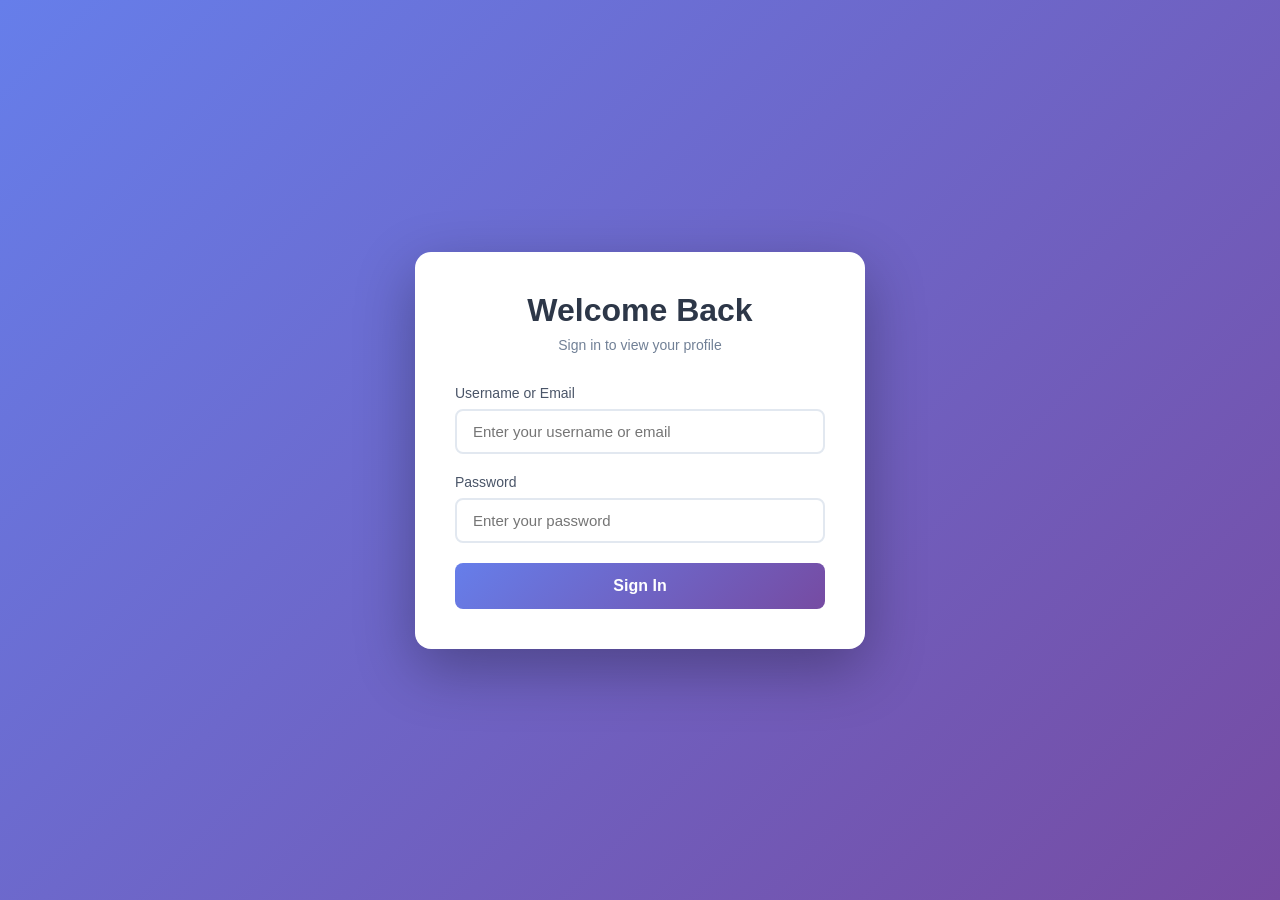
<file: index.html>
<!DOCTYPE html>
<html lang="en">
<head>
    <meta charset="UTF-8">
    <meta name="viewport" content="width=device-width, initial-scale=1.0">
    <title>My Profile - GraphQL</title>
    <link rel="stylesheet" href="css/profile.css">
</head>
<body>
    <div class="profile-container">
        <header class="profile-header">
            <div class="header-content">
                <h1>My Profile</h1>
                <button id="logoutBtn" class="btn-logout">Logout</button>
            </div>
        </header>
        
        <main class="profile-main">
            <section class="card user-info">
                <h2>User Information</h2>
                <div class="info-grid">
                    <div class="info-item">
                        <span class="label">ID:</span>
                        <span class="value" id="userId">Loading...</span>
                    </div>
                    <div class="info-item">
                        <span class="label">Login:</span>
                        <span class="value" id="userLogin">Loading...</span>
                    </div>
                    <div class="info-item">
                        <span class="label">Email:</span>
                        <span class="value" id="userEmail">Loading...</span>
                    </div>
                </div>
            </section>
            
            <section class="card xp-section">
                <h2>Experience Points</h2>
                <div class="xp-total">
                    <span class="xp-label">Total XP:</span>
                    <span class="xp-value" id="totalXp">0</span>
                </div>
                <div class="xp-details" id="xpDetails">
                </div>
            </section>
            
            <section class="card audit-section">
                <h2>Audit Information</h2>
                <div class="audit-grid">
                    <div class="audit-item">
                        <span class="label">Audits Done:</span>
                        <span class="value" id="auditsDone">0</span>
                    </div>
                    <div class="audit-item">
                        <span class="label">Audits Received:</span>
                        <span class="value" id="auditsReceived">0</span>
                    </div>
                    <div class="audit-item">
                        <span class="label">Audit Ratio:</span>
                        <span class="value" id="auditRatio">0.0</span>
                    </div>
                </div>
            </section>
            
            <section class="card stats-section">
                <h2>Statistics & Graphs</h2>
                
                <div class="chart-container">
                    <h3>XP Progress Over Time</h3>
                    <svg id="xpChart" width="100%" height="300" viewBox="0 0 800 300">
                    </svg>
                </div>
                
                <div class="chart-container">
                    <h3>Top Projects by XP</h3>
                    <svg id="projectChart" width="100%" height="300" viewBox="0 0 800 300">
                    </svg>
                </div>
                
                <div class="chart-container">
                    <h3>Project Success Rate</h3>
                    <svg id="successChart" width="100%" height="300" viewBox="0 0 400 300">
                    </svg>
                </div>
            </section>
        </main>
    </div>
    
    <script src="js/graphql.js"></script>
    <script src="js/charts.js"></script>
    <script src="js/profile.js"></script>
</body>
</html>
</file>
<file: css/profile.css>
* {
    margin: 0;
    padding: 0;
    box-sizing: border-box;
}

body {
    font-family: -apple-system, BlinkMacSystemFont, 'Segoe UI', Roboto, Oxygen, Ubuntu, Cantarell, sans-serif;
    background: #f7fafc;
    color: #2d3748;
    line-height: 1.6;
}

.profile-container {
    min-height: 100vh;
}

.profile-header {
    background: linear-gradient(135deg, #667eea 0%, #764ba2 100%);
    color: white;
    padding: 24px 0;
    box-shadow: 0 4px 6px rgba(0, 0, 0, 0.1);
}

.header-content {
    max-width: 1200px;
    margin: 0 auto;
    padding: 0 24px;
    display: flex;
    justify-content: space-between;
    align-items: center;
}

.profile-header h1 {
    font-size: 28px;
    font-weight: 700;
}

.btn-logout {
    padding: 10px 24px;
    background: rgba(255, 255, 255, 0.2);
    border: 2px solid white;
    color: white;
    border-radius: 8px;
    font-size: 14px;
    font-weight: 600;
    cursor: pointer;
    transition: all 0.3s ease;
}

.btn-logout:hover {
    background: white;
    color: #667eea;
}

.profile-main {
    max-width: 1200px;
    margin: 0 auto;
    padding: 32px 24px;
}

.card {
    background: white;
    border-radius: 12px;
    padding: 24px;
    margin-bottom: 24px;
    box-shadow: 0 2px 8px rgba(0, 0, 0, 0.05);
    transition: transform 0.2s ease, box-shadow 0.2s ease;
}

.card:hover {
    transform: translateY(-2px);
    box-shadow: 0 8px 16px rgba(0, 0, 0, 0.1);
}

.card h2 {
    font-size: 22px;
    margin-bottom: 20px;
    color: #2d3748;
    border-bottom: 3px solid #667eea;
    padding-bottom: 8px;
}

.card h3 {
    font-size: 18px;
    margin-bottom: 16px;
    color: #4a5568;
}

.info-grid {
    display: grid;
    grid-template-columns: repeat(auto-fit, minmax(200px, 1fr));
    gap: 16px;
}

.info-item {
    display: flex;
    flex-direction: column;
    padding: 12px;
    background: #f7fafc;
    border-radius: 8px;
}

.info-item .label {
    font-size: 12px;
    color: #718096;
    font-weight: 600;
    text-transform: uppercase;
    margin-bottom: 4px;
}

.info-item .value {
    font-size: 18px;
    color: #2d3748;
    font-weight: 600;
}

.xp-total {
    background: linear-gradient(135deg, #667eea 0%, #764ba2 100%);
    color: white;
    padding: 24px;
    border-radius: 12px;
    text-align: center;
    margin-bottom: 20px;
}

.xp-label {
    font-size: 14px;
    opacity: 0.9;
    display: block;
    margin-bottom: 8px;
}

.xp-value {
    font-size: 48px;
    font-weight: 700;
}

.xp-details {
    display: grid;
    grid-template-columns: repeat(auto-fill, minmax(250px, 1fr));
    gap: 12px;
}

.xp-item {
    padding: 12px;
    background: #f7fafc;
    border-radius: 8px;
    border-left: 4px solid #667eea;
}

.xp-item-name {
    font-size: 14px;
    color: #4a5568;
    margin-bottom: 4px;
}

.xp-item-amount {
    font-size: 20px;
    font-weight: 700;
    color: #667eea;
}

.audit-grid {
    display: grid;
    grid-template-columns: repeat(auto-fit, minmax(200px, 1fr));
    gap: 16px;
}

.audit-item {
    display: flex;
    flex-direction: column;
    padding: 16px;
    background: #f7fafc;
    border-radius: 8px;
    text-align: center;
}

.audit-item .label {
    font-size: 12px;
    color: #718096;
    font-weight: 600;
    text-transform: uppercase;
    margin-bottom: 8px;
}

.audit-item .value {
    font-size: 28px;
    color: #667eea;
    font-weight: 700;
}

.stats-section {
    background: white;
}

.chart-container {
    margin-bottom: 32px;
    padding: 20px;
    background: #f7fafc;
    border-radius: 8px;
}

.chart-container:last-child {
    margin-bottom: 0;
}

svg {
    overflow: visible;
}

.chart-axis {
    stroke: #cbd5e0;
    stroke-width: 2;
}

.chart-axis-text {
    fill: #718096;
    font-size: 12px;
    font-family: inherit;
}

.chart-line {
    fill: none;
    stroke: #667eea;
    stroke-width: 3;
    stroke-linecap: round;
    stroke-linejoin: round;
}

.chart-area {
    fill: url(#gradient);
    opacity: 0.3;
}

.chart-point {
    fill: #667eea;
    stroke: white;
    stroke-width: 2;
    cursor: pointer;
    transition: r 0.2s ease;
}

.chart-point:hover {
    r: 8;
}

.chart-bar {
    fill: #667eea;
    transition: opacity 0.2s ease;
}

.chart-bar:hover {
    opacity: 0.8;
}

.chart-label {
    fill: #2d3748;
    font-size: 12px;
    font-family: inherit;
}

.pie-slice {
    transition: transform 0.2s ease;
    transform-origin: center;
    cursor: pointer;
}

.pie-slice:hover {
    transform: scale(1.05);
}

.pie-label {
    fill: white;
    font-size: 14px;
    font-weight: 600;
    font-family: inherit;
    pointer-events: none;
}

@media (max-width: 768px) {
    .profile-header h1 {
        font-size: 22px;
    }
    
    .header-content {
        padding: 0 16px;
    }
    
    .profile-main {
        padding: 16px;
    }
    
    .card {
        padding: 16px;
    }
    
    .xp-value {
        font-size: 36px;
    }
    
    .info-grid,
    .audit-grid {
        grid-template-columns: 1fr;
    }
}

@keyframes pulse {
    0%, 100% {
        opacity: 1;
    }
    50% {
        opacity: 0.5;
    }
}

.loading {
    animation: pulse 1.5s ease-in-out infinite;
}
</file>
<file: css/login.css>
* {
    margin: 0;
    padding: 0;
    box-sizing: border-box;
}

body {
    font-family: -apple-system, BlinkMacSystemFont, 'Segoe UI', Roboto, Oxygen, Ubuntu, Cantarell, sans-serif;
    background: linear-gradient(135deg, #667eea 0%, #764ba2 100%);
    min-height: 100vh;
    display: flex;
    align-items: center;
    justify-content: center;
    padding: 20px;
}

.login-container {
    width: 100%;
    max-width: 450px;
}

.login-box {
    background: white;
    border-radius: 16px;
    padding: 40px;
    box-shadow: 0 20px 60px rgba(0, 0, 0, 0.3);
}

h1 {
    font-size: 32px;
    color: #2d3748;
    margin-bottom: 8px;
    text-align: center;
}

.subtitle {
    color: #718096;
    text-align: center;
    margin-bottom: 32px;
    font-size: 14px;
}

.input-group {
    margin-bottom: 20px;
}

.input-group label {
    display: block;
    margin-bottom: 8px;
    color: #4a5568;
    font-weight: 500;
    font-size: 14px;
}

.input-group input {
    width: 100%;
    padding: 12px 16px;
    border: 2px solid #e2e8f0;
    border-radius: 8px;
    font-size: 15px;
    transition: all 0.3s ease;
    outline: none;
}

.input-group input:focus {
    border-color: #667eea;
    box-shadow: 0 0 0 3px rgba(102, 126, 234, 0.1);
}

.error-message {
    background: #fee;
    color: #c53030;
    padding: 12px;
    border-radius: 8px;
    margin-bottom: 20px;
    font-size: 14px;
    display: none;
    border-left: 4px solid #c53030;
}

.error-message.show {
    display: block;
}

.btn-login {
    width: 100%;
    padding: 14px;
    background: linear-gradient(135deg, #667eea 0%, #764ba2 100%);
    color: white;
    border: none;
    border-radius: 8px;
    font-size: 16px;
    font-weight: 600;
    cursor: pointer;
    transition: transform 0.2s ease, box-shadow 0.2s ease;
    position: relative;
}

.btn-login:hover {
    transform: translateY(-2px);
    box-shadow: 0 8px 20px rgba(102, 126, 234, 0.4);
}

.btn-login:active {
    transform: translateY(0);
}

.btn-login:disabled {
    opacity: 0.6;
    cursor: not-allowed;
    transform: none;
}

.btn-loader {
    display: none;
}

@media (max-width: 480px) {
    .login-box {
        padding: 30px 20px;
    }
    
    h1 {
        font-size: 26px;
    }
}
</file>
